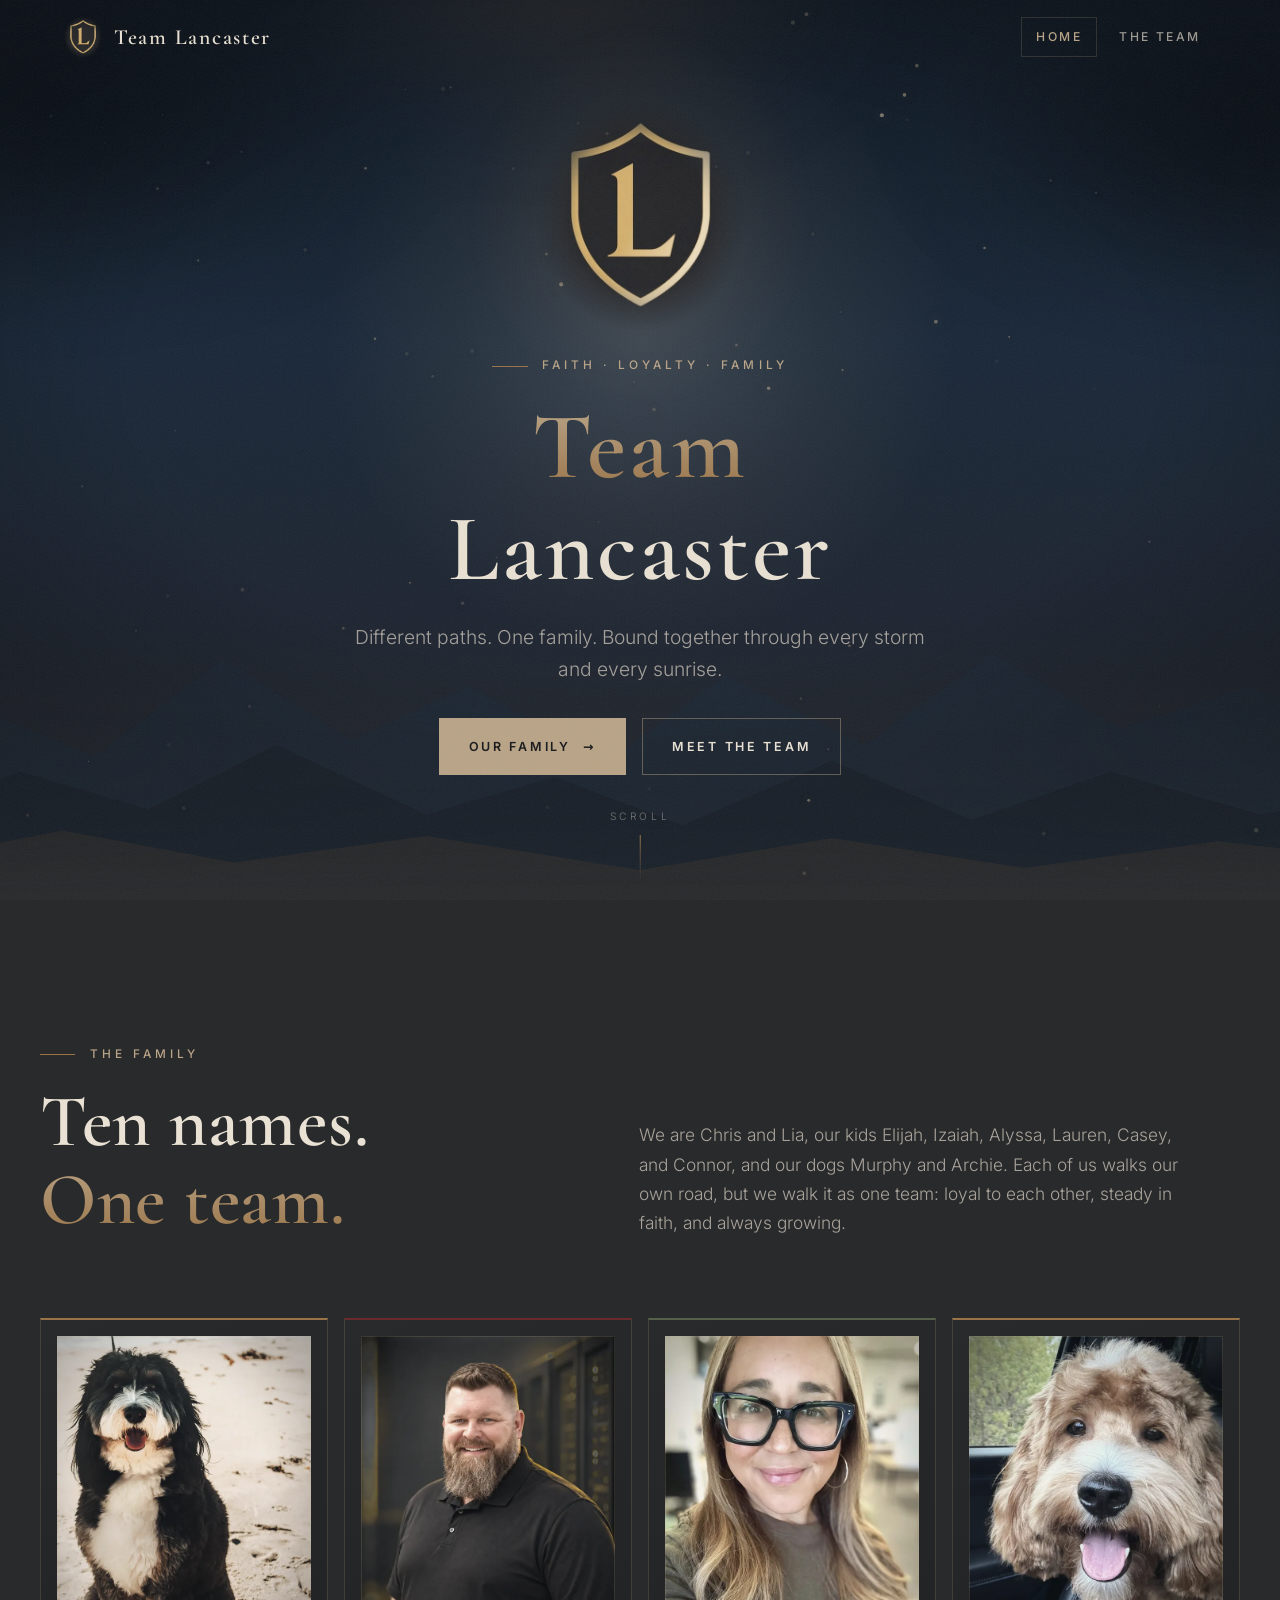
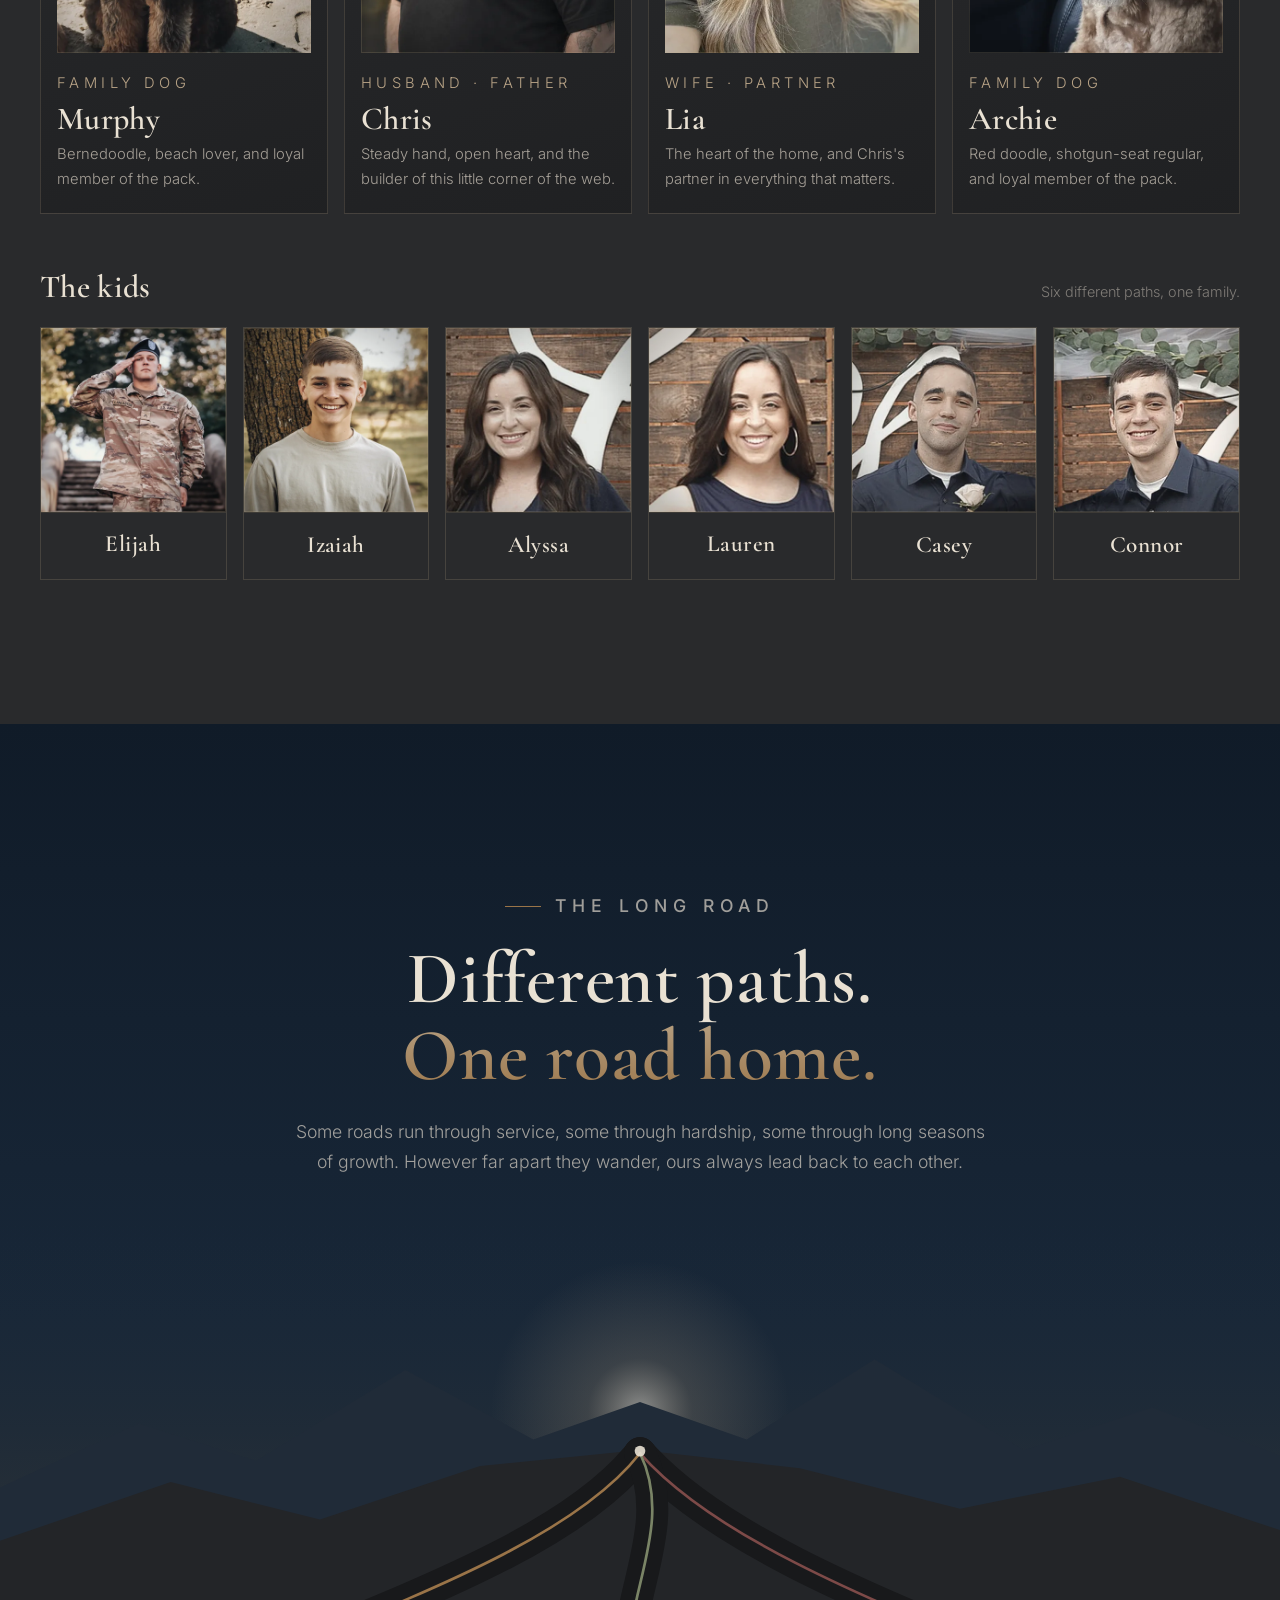
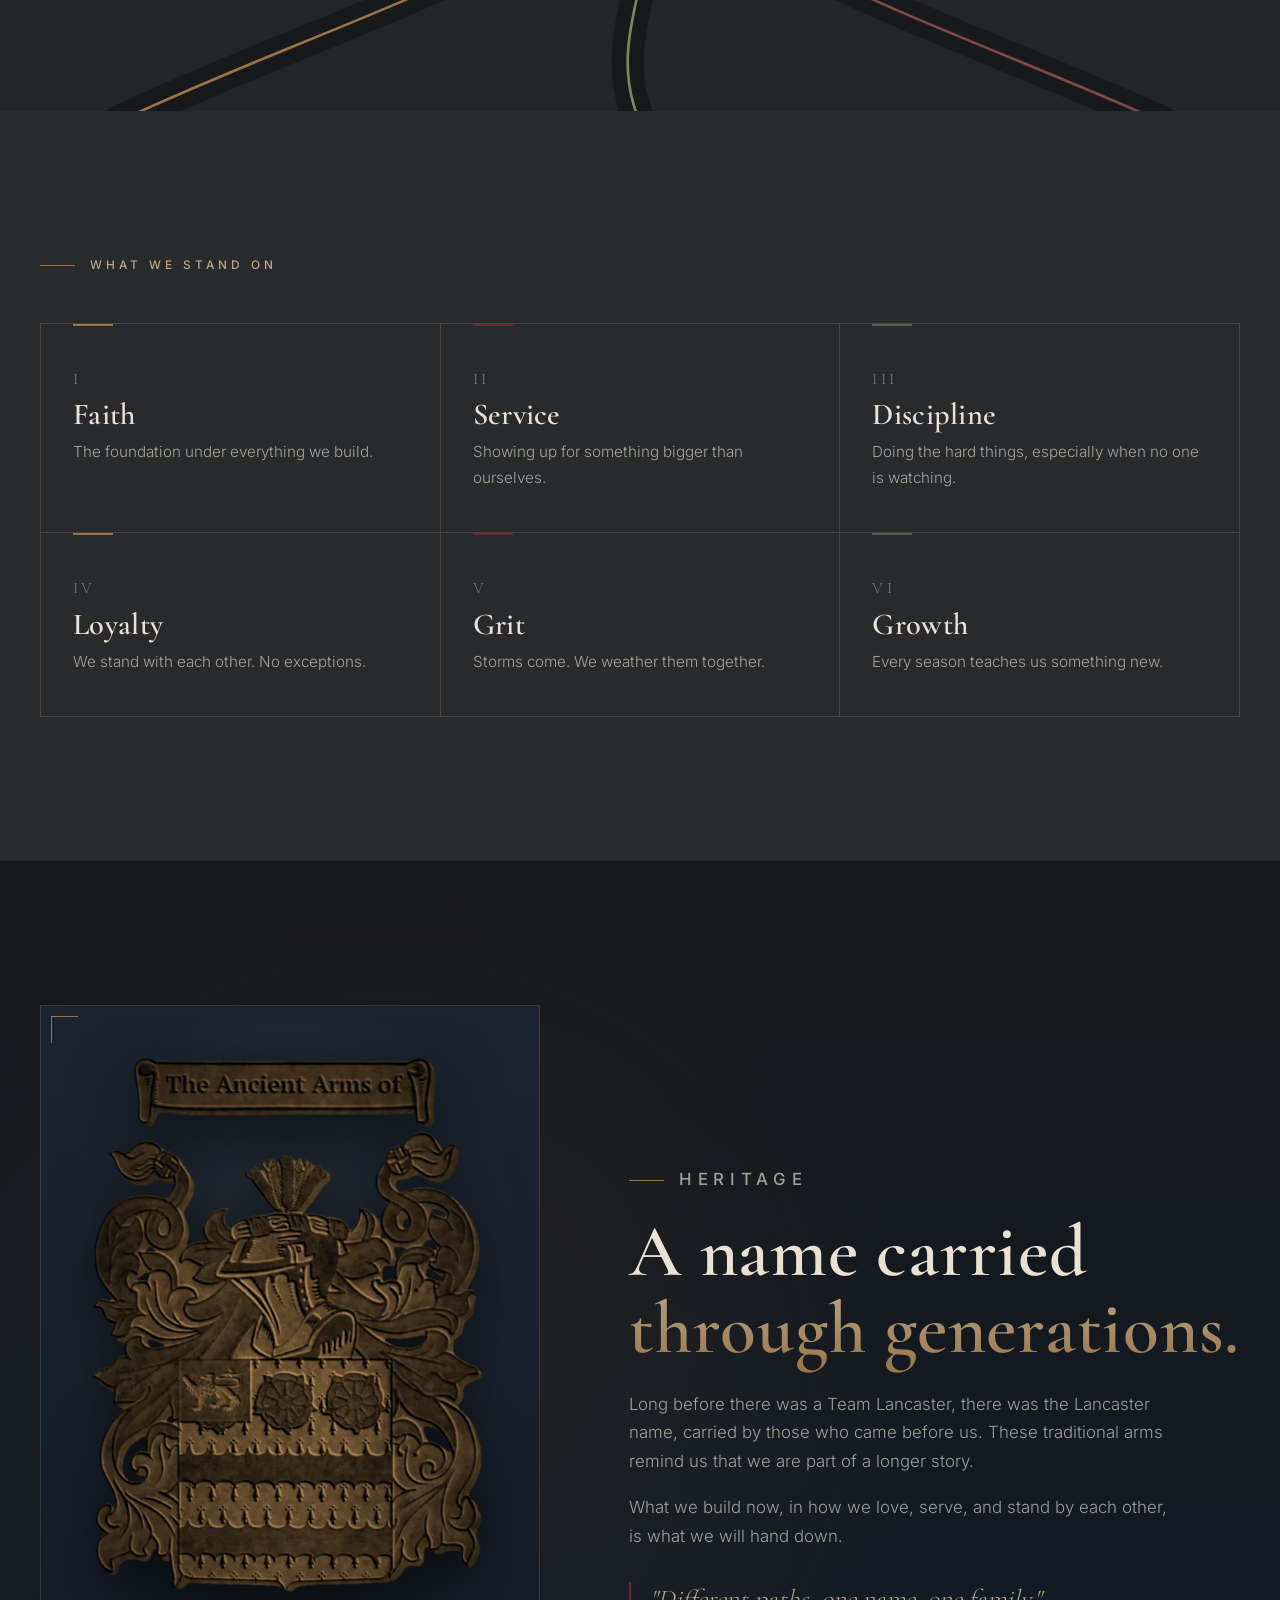
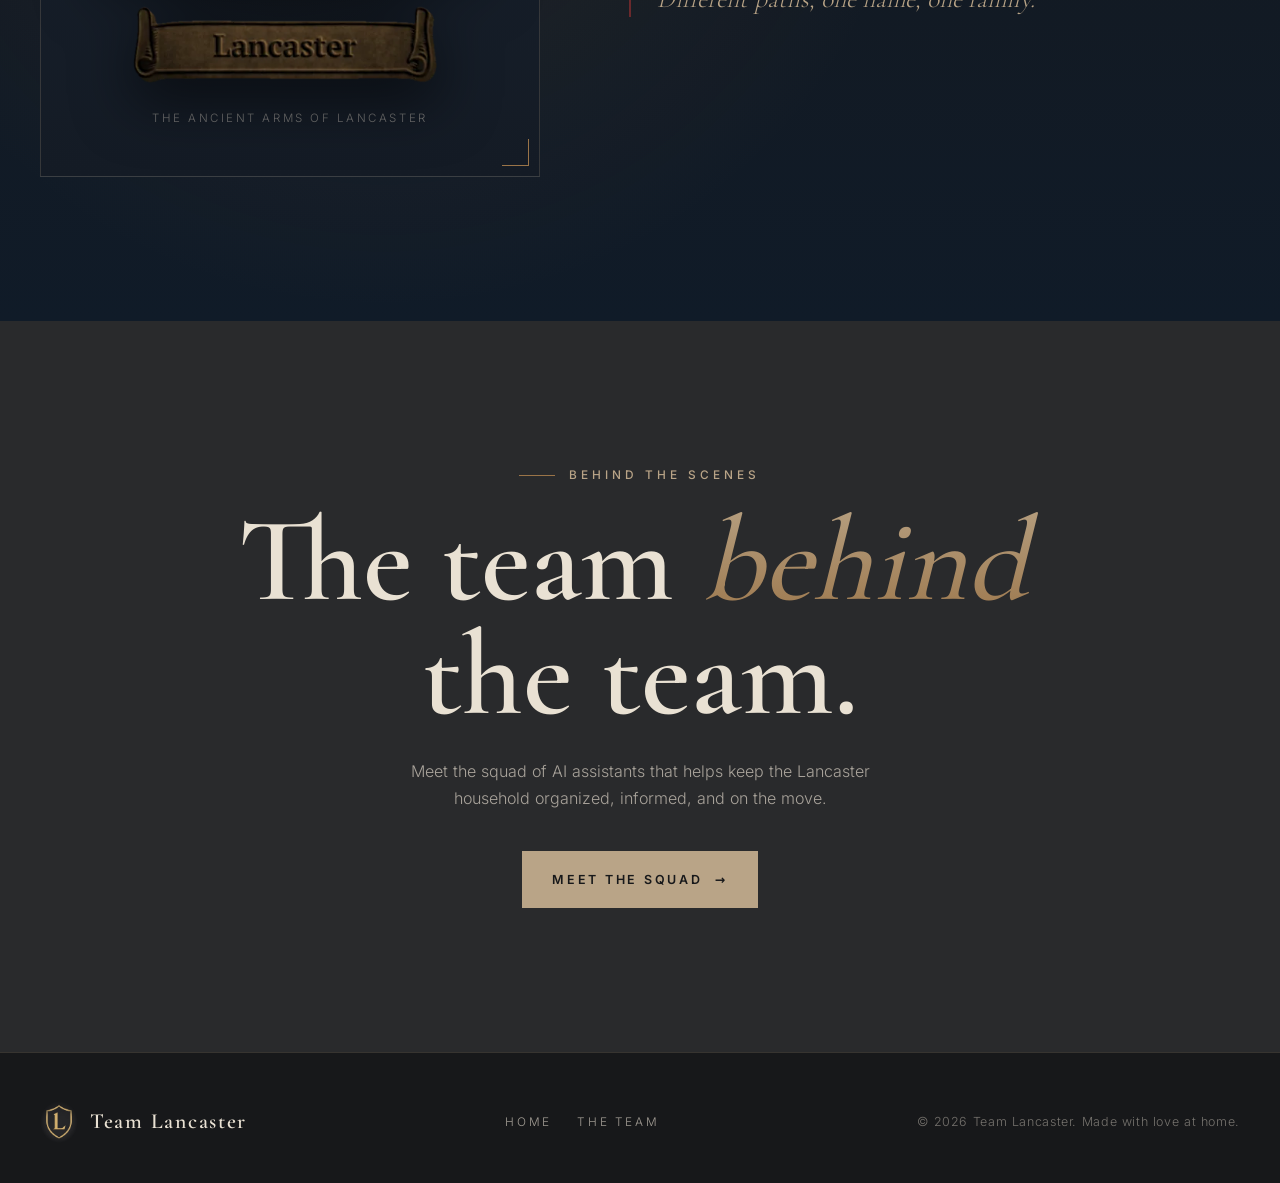
<file: index.html>
<!doctype html>
<html lang="en">
<head>
<meta charset="utf-8">
<meta name="viewport" content="width=device-width, initial-scale=1, viewport-fit=cover">
<title>Team Lancaster</title>
<meta name="description" content="Home of Team Lancaster.">
<meta name="robots" content="noindex, nofollow"><!-- DRAFT: remove before launch -->
<meta name="theme-color" content="#1a1a1c">
<meta property="og:title" content="Team Lancaster">
<meta property="og:description" content="Home of Team Lancaster.">
<meta property="og:image" content="assets/crest.jpg">
<link rel="icon" type="image/png" href="assets/favicon.png">
<link rel="apple-touch-icon" href="assets/apple-touch-icon.png">
<link rel="preload" href="assets/fonts/cormorant.woff2" as="font" type="font/woff2" crossorigin>
<link rel="stylesheet" href="assets/style.css">
<script>document.documentElement.classList.add('js')</script>
</head>
<body>
<a class="skip" href="#main">Skip to content</a>
<header class="site-header">
  <nav class="nav" aria-label="Main">
    <a class="brand" href="index.html" aria-label="Team Lancaster home"><img src="assets/crest-sm.jpg" alt="" width="38" height="42"><span>Team Lancaster</span></a>
    <ul><li><a class="link" href="index.html" aria-current="page">Home</a></li><li><a class="link" href="team.html">The Team</a></li></ul>
  </nav>
</header>
<main id="main">
<section class="hero" aria-label="Welcome">
  <div class="breakthrough" aria-hidden="true"></div>
  <div class="rays" aria-hidden="true"></div>
  <div class="clouds" aria-hidden="true"><i></i><i></i><i></i></div>
  <div class="mountains" aria-hidden="true"><svg viewBox="0 0 1440 320" preserveAspectRatio="xMidYMax slice">
  <path d="M0 210 L120 150 L210 185 L330 95 L450 170 L560 120 L690 190 L800 110 L930 175 L1050 90 L1170 160 L1290 120 L1440 180 V320 H0Z" fill="#1c2836" opacity=".75"/>
  <path d="M0 250 L140 200 L260 235 L380 175 L520 240 L640 205 L760 250 L900 190 L1030 245 L1160 200 L1300 240 L1440 215 V320 H0Z" fill="#1a222c"/>
  <path d="M0 290 L180 255 L340 285 L520 260 L720 292 L900 262 L1080 290 L1260 265 L1440 285 V320 H0Z" fill="#292A2C"/>
</svg></div>
  <canvas data-particles aria-hidden="true"></canvas>
  <div class="vignette" aria-hidden="true"></div>
  <div class="hero-inner" data-parallax>
    <div class="crest-wrap">
      <div class="crest-glow" aria-hidden="true"></div>
      <img class="crest" src="assets/crest.jpg" alt="Team Lancaster gold L crest" width="440" height="484" fetchpriority="high">
      <div class="crest-shine" aria-hidden="true"></div>
    </div>
    <p class="eyebrow kicker">Faith &middot; Loyalty &middot; Family</p>
    <h1><span class="line"><span class="word bronze" style="--i:0">Team</span></span><span class="line"><span class="word" style="--i:1">Lancaster</span></span></h1>
    <p class="lede">Different paths. One family. Bound together through every storm and every sunrise.</p>
    <div class="ctas">
      <a class="btn" href="#family">Our Family <span class="arrow">&rarr;</span></a>
      <a class="btn ghost" href="team.html">Meet the Team</a>
    </div>
  </div>
  <a class="scroll-cue" href="#family" aria-label="Scroll to our family">Scroll<span></span></a>
</section>

<section class="section sec-char" id="family">
  <div class="wrap">
    <div class="split">
      <div class="reveal">
        <p class="eyebrow">The family</p>
        <h2 class="h2" style="margin-top:1.2rem">Ten names.<br><span class="bronze">One team.</span></h2>
      </div>
      <p class="lead-p reveal" style="--d:.15s">We are Chris and Lia, our kids Elijah, Izaiah, Alyssa, Lauren, Casey, and Connor, and our dogs Murphy and Archie. Each of us walks our own road, but we walk it as one team: loyal to each other, steady in faith, and always growing.</p><!-- PLACEHOLDER: family intro paragraph -->
    </div>
    <div class="parents">
      <article class="member dog reveal" style="--d:0.00s">
        <div class="photo"><img src="assets/photos/dog-beach.webp" srcset="assets/photos/dog-beach.webp 1x, assets/photos/dog-beach@2x.webp 2x" alt="Murphy" width="640" height="800" loading="lazy" decoding="async"></div>
        <div>
          <p class="role">Family Dog</p>
          <h3>Murphy</h3>
          <p>Bernedoodle, beach lover, and loyal member of the pack.</p><!-- PLACEHOLDER: Murphy blurb -->
        </div>
      </article>
      <article class="member ox reveal" style="--d:0.08s">
        <div class="photo"><img src="assets/photos/chris.webp" alt="Chris" width="640" height="800" loading="lazy" decoding="async"></div>
        <div>
          <p class="role">Husband &middot; Father</p>
          <h3>Chris</h3>
          <p>Steady hand, open heart, and the builder of this little corner of the web.</p><!-- PLACEHOLDER: Chris blurb -->
        </div>
      </article>
      <article class="member ol reveal" style="--d:0.16s">
        <div class="photo"><img src="assets/photos/lia.webp" srcset="assets/photos/lia.webp 1x, assets/photos/lia@2x.webp 2x" alt="Lia" width="640" height="800" loading="lazy" decoding="async"></div>
        <div>
          <p class="role">Wife &middot; Partner</p>
          <h3>Lia</h3>
          <p>The heart of the home, and Chris's partner in everything that matters.</p><!-- PLACEHOLDER: Lia blurb -->
        </div>
      </article>
      <article class="member dog reveal" style="--d:0.24s">
        <div class="photo"><img src="assets/photos/archie.webp" srcset="assets/photos/archie.webp 1x, assets/photos/archie@2x.webp 2x" alt="Archie" width="640" height="800" loading="lazy" decoding="async"></div>
        <div>
          <p class="role">Family Dog</p>
          <h3>Archie</h3>
          <p>Red doodle, shotgun-seat regular, and loyal member of the pack.</p><!-- PLACEHOLDER: Archie blurb -->
        </div>
      </article>
    </div>
    <div class="kids-head reveal"><h3>The kids</h3><p>Six different paths, one family.</p></div>
    <div class="kids">
      <article class="kid reveal" style="--d:0.00s"><div class="photo"><img src="assets/photos/elijah.webp" srcset="assets/photos/elijah.webp 1x, assets/photos/elijah@2x.webp 2x" alt="Elijah" width="800" height="800" loading="lazy" decoding="async"></div><h4>Elijah</h4></article>
      <article class="kid reveal" style="--d:0.07s"><div class="photo"><img src="assets/photos/izaiah.webp" srcset="assets/photos/izaiah.webp 1x, assets/photos/izaiah@2x.webp 2x" alt="Izaiah" width="800" height="800" loading="lazy" decoding="async"></div><h4>Izaiah</h4></article>
      <article class="kid reveal" style="--d:0.14s"><div class="photo"><img src="assets/photos/alyssa.webp" alt="Alyssa" width="400" height="400" loading="lazy" decoding="async"></div><h4>Alyssa</h4></article>
      <article class="kid reveal" style="--d:0.21s"><div class="photo"><img src="assets/photos/lauren.webp" alt="Lauren" width="400" height="400" loading="lazy" decoding="async"></div><h4>Lauren</h4></article>
      <article class="kid reveal" style="--d:0.28s"><div class="photo"><img src="assets/photos/casey.webp" alt="Casey" width="400" height="400" loading="lazy" decoding="async"></div><h4>Casey</h4></article>
      <article class="kid reveal" style="--d:0.35s"><div class="photo"><img src="assets/photos/connor.webp" alt="Connor" width="400" height="400" loading="lazy" decoding="async"></div><h4>Connor</h4></article>
    </div>
  </div>
</section>

<section class="section sec-navy paths" aria-label="Different paths">
  <div class="wrap reveal">
    <div class="copy">
      <p class="eyebrow">The long road</p>
      <h2 class="h2" style="margin-top:1.2rem">Different paths.<br><span class="bronze">One road home.</span></h2>
      <p>Some roads run through service, some through hardship, some through long seasons of growth. However far apart they wander, ours always lead back to each other.</p><!-- PLACEHOLDER: optional; personalize -->
    </div>
  </div>
  <div class="road-scene reveal"><svg viewBox="0 0 1200 460" preserveAspectRatio="xMidYMax slice" aria-hidden="true">
  <defs>
    <linearGradient id="sky" x1="0" y1="0" x2="0" y2="1"><stop offset="0" stop-color="#182738" stop-opacity="0"/><stop offset=".55" stop-color="#3a3a36" stop-opacity=".35"/><stop offset="1" stop-color="#1f2022" stop-opacity="0"/></linearGradient>
    <radialGradient id="dawn" cx=".5" cy=".42" r=".35"><stop offset="0" stop-color="#E9E1D3" stop-opacity=".55"/><stop offset=".35" stop-color="#B9A487" stop-opacity=".2"/><stop offset="1" stop-color="#B9A487" stop-opacity="0"/></radialGradient>
  </defs>
  <rect width="1200" height="460" fill="url(#sky)"/><rect y="440" width="1200" height="20" fill="#292A2C"/>
  <circle cx="600" cy="210" r="200" fill="url(#dawn)"/>
  <path d="M0 250 L130 190 L240 225 L380 140 L500 205 L600 170 L700 205 L820 130 L960 215 L1080 175 L1200 220 V460 H0Z" fill="#202b38"/>
  <path d="M0 300 L160 245 L300 280 L450 230 L600 215 L750 232 L900 270 L1050 240 L1200 290 V460 H0Z" fill="#232528"/>
  <g class="road">
    <path d="M110 470 C 300 380, 520 320, 600 218" stroke="#18191b" stroke-width="30"/>
    <path d="M1090 470 C 900 385, 690 320, 600 218" stroke="#18191b" stroke-width="30"/>
    <path d="M600 470 C 560 380, 640 300, 600 218" stroke="#18191b" stroke-width="30"/>
    <path class="road-draw" pathLength="1" style="--len:1" d="M110 470 C 300 380, 520 320, 600 218" stroke="#9A7448" stroke-width="2.5" stroke-dasharray="1"/>
    <path class="road-draw" pathLength="1" style="--len:1;transition-delay:.3s" d="M1090 470 C 900 385, 690 320, 600 218" stroke="#7d4a48" stroke-width="2.5" stroke-dasharray="1"/>
    <path class="road-draw" pathLength="1" style="--len:1;transition-delay:.6s" d="M600 470 C 560 380, 640 300, 600 218" stroke="#7a8466" stroke-width="2.5" stroke-dasharray="1"/>
  </g>
  <circle cx="600" cy="216" r="5" fill="#E9E1D3" opacity=".9"/>
</svg></div>
</section>

<section class="section sec-char" aria-label="What we stand on">
  <div class="wrap">
    <p class="eyebrow reveal" style="margin-bottom:3rem">What we stand on</p>
    <div class="values"><!-- PLACEHOLDER: family values; swap for your own -->
      <div class="value reveal"><div class="num">I</div><h3>Faith</h3><p>The foundation under everything we build.</p></div>
      <div class="value reveal" style="--d:.1s"><div class="num">II</div><h3>Service</h3><p>Showing up for something bigger than ourselves.</p></div>
      <div class="value reveal" style="--d:.2s"><div class="num">III</div><h3>Discipline</h3><p>Doing the hard things, especially when no one is watching.</p></div>
      <div class="value reveal"><div class="num">IV</div><h3>Loyalty</h3><p>We stand with each other. No exceptions.</p></div>
      <div class="value reveal" style="--d:.1s"><div class="num">V</div><h3>Grit</h3><p>Storms come. We weather them together.</p></div>
      <div class="value reveal" style="--d:.2s"><div class="num">VI</div><h3>Growth</h3><p>Every season teaches us something new.</p></div>
    </div>
  </div>
</section>

<section class="section heritage" id="heritage" aria-label="Heritage">
  <div class="wrap grid">
    <figure class="arms-frame reveal">
      <picture>
        <source srcset="assets/lancaster-arms.webp" type="image/webp">
        <img src="assets/lancaster-arms.png" alt="The traditional Lancaster coat of arms, rendered in aged bronze" width="520" height="826" loading="lazy">
      </picture>
      <figcaption>The Ancient Arms of Lancaster</figcaption>
    </figure>
    <div class="reveal" style="--d:.15s">
      <p class="eyebrow">Heritage</p>
      <h2 class="h2">A name carried <span class="bronze">through generations.</span></h2>
      <p>Long before there was a Team Lancaster, there was the Lancaster name, carried by those who came before us. These traditional arms remind us that we are part of a longer story.</p>
      <p>What we build now, in how we love, serve, and stand by each other, is what we will hand down.</p><!-- PLACEHOLDER: heritage copy; add family history if desired -->
      <blockquote>"Different paths, one name, one family."</blockquote><!-- PLACEHOLDER: family motto -->
    </div>
  </div>
</section>

<section class="section cta-band sec-char" aria-label="Meet the team">
  <div class="wrap reveal">
    <p class="eyebrow">Behind the scenes</p>
    <p class="big">The team <em class="bronze">behind</em><br>the team.</p>
    <p class="sub">Meet the squad of AI assistants that helps keep the Lancaster household organized, informed, and on the move.</p>
    <a class="btn" href="team.html">Meet the Squad <span class="arrow">&rarr;</span></a>
  </div>
</section>
</main>
<footer class="site-footer">
  <div class="foot">
    <a class="brand" href="index.html"><img src="assets/crest-sm.jpg" alt="" width="38" height="42"><span>Team Lancaster</span></a>
    <nav aria-label="Footer"><a href="index.html">Home</a><a href="team.html">The Team</a></nav>
    <small>&copy; 2026 Team Lancaster. Made with love at home.</small>
  </div>
</footer>
<script src="assets/main.js" defer></script>
</body>
</html>
</file>
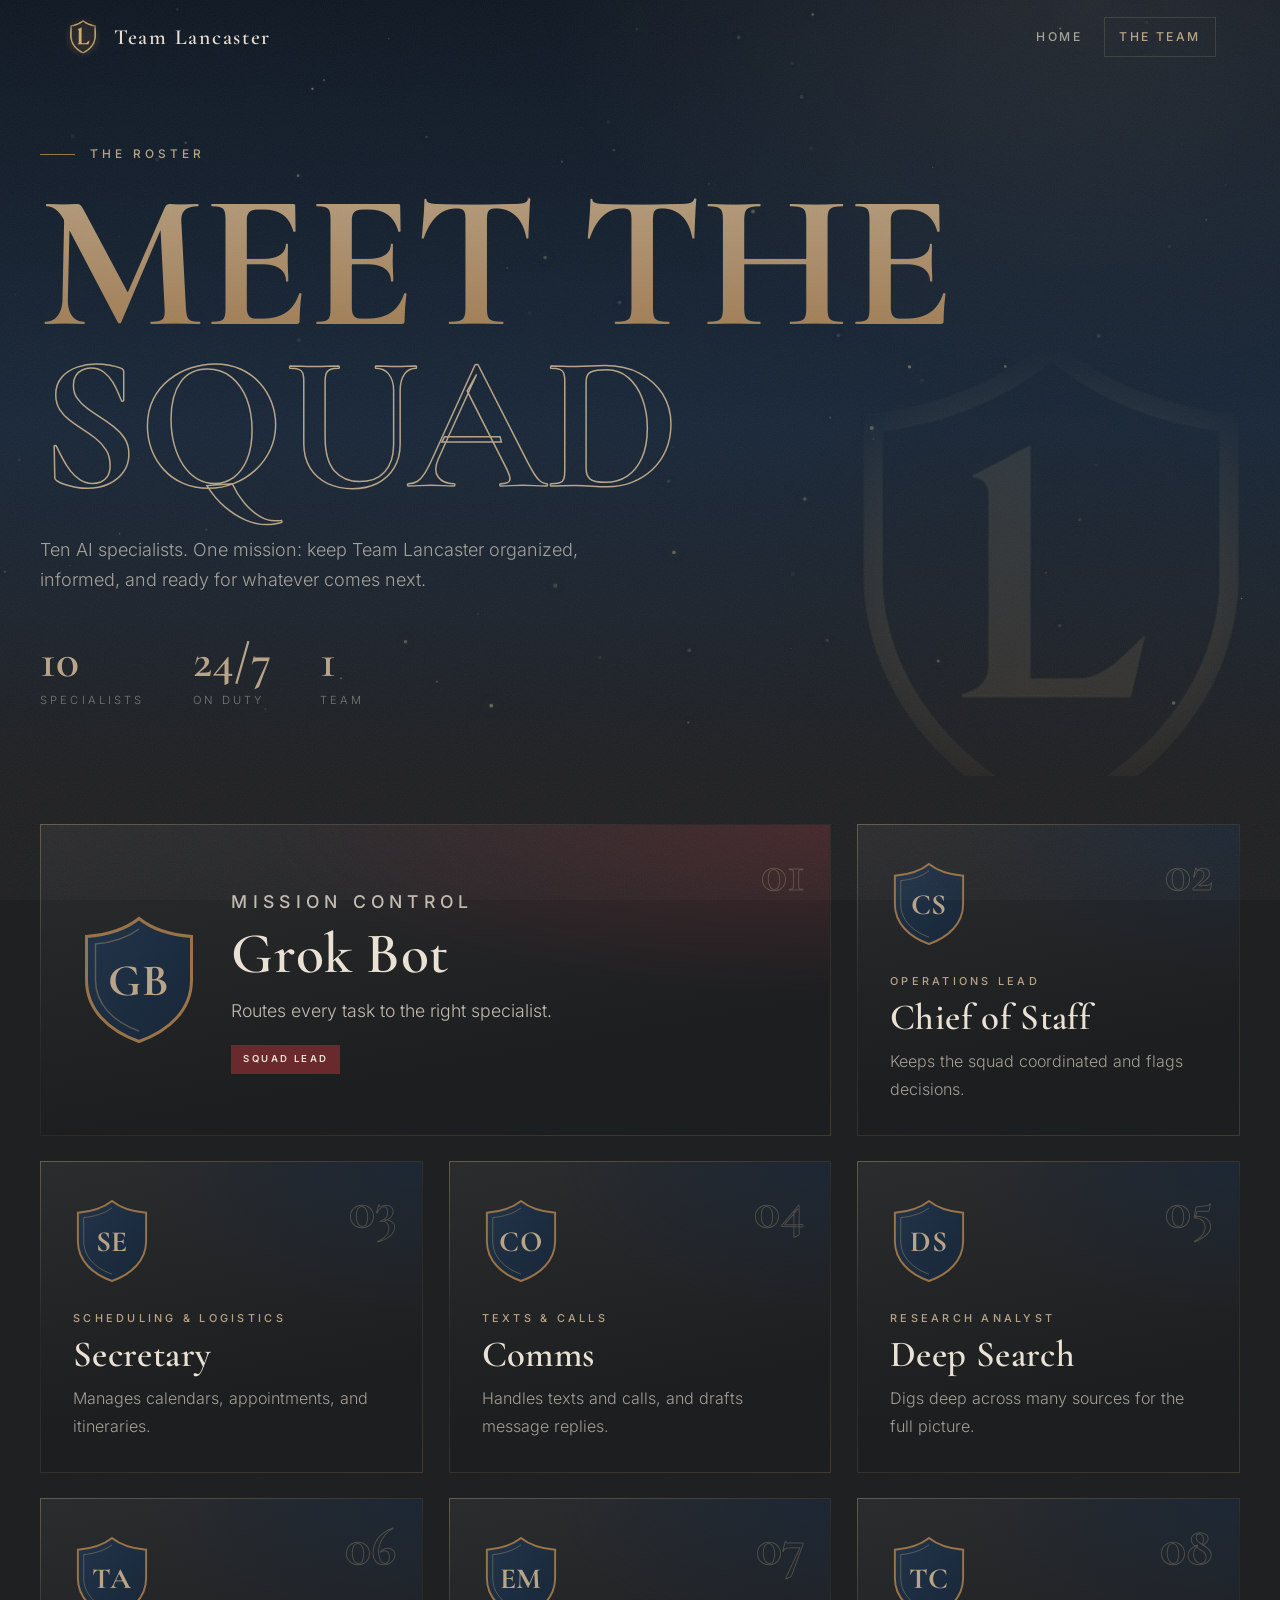
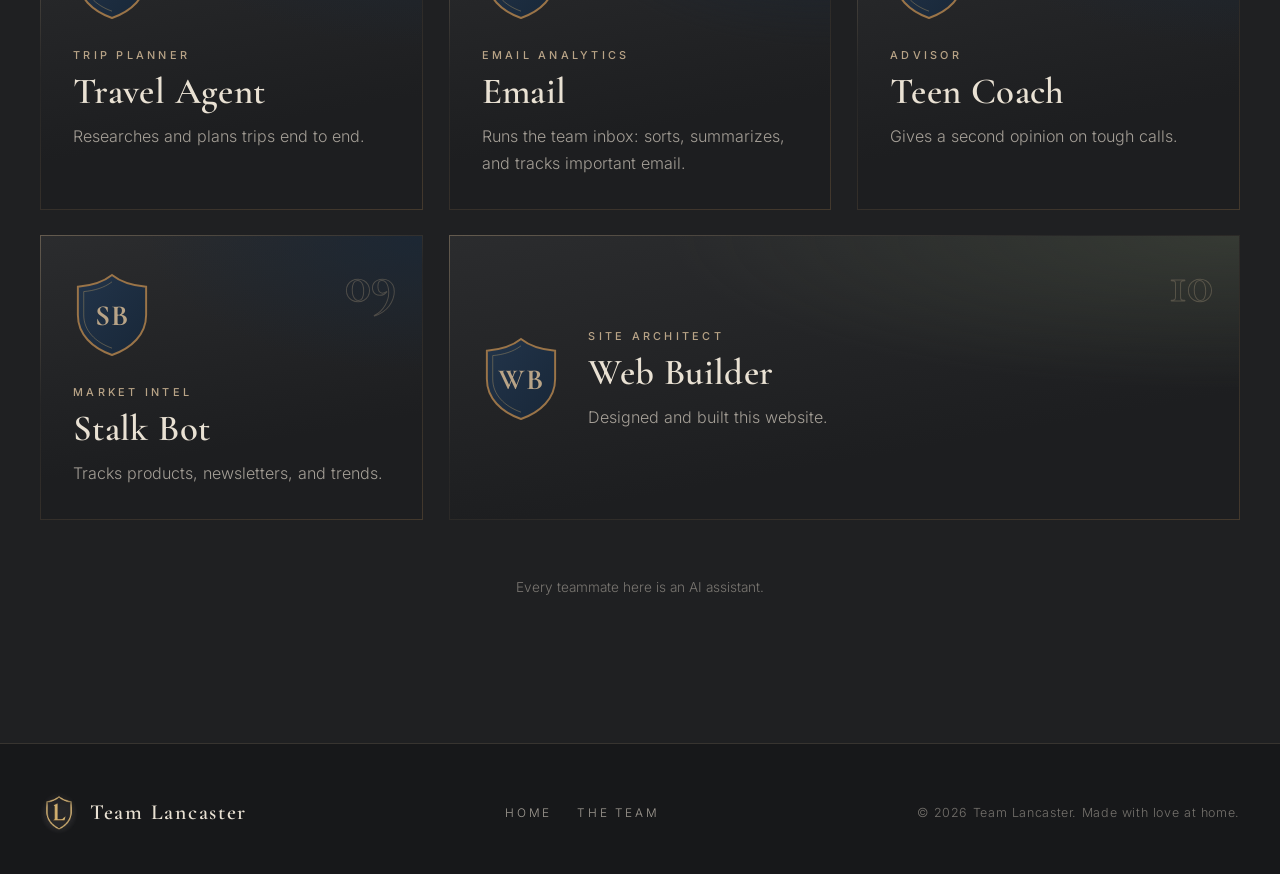
<file: team.html>
<!doctype html>
<html lang="en">
<head>
<meta charset="utf-8">
<meta name="viewport" content="width=device-width, initial-scale=1, viewport-fit=cover">
<title>Meet the Team | Team Lancaster</title>
<meta name="description" content="Meet the squad of AI assistants behind Team Lancaster.">
<meta name="robots" content="noindex, nofollow"><!-- DRAFT: remove before launch -->
<meta name="theme-color" content="#1a1a1c">
<meta property="og:title" content="Meet the Team | Team Lancaster">
<meta property="og:description" content="Meet the squad of AI assistants behind Team Lancaster.">
<meta property="og:image" content="assets/crest.jpg">
<link rel="icon" type="image/png" href="assets/favicon.png">
<link rel="apple-touch-icon" href="assets/apple-touch-icon.png">
<link rel="preload" href="assets/fonts/cormorant.woff2" as="font" type="font/woff2" crossorigin>
<link rel="stylesheet" href="assets/style.css">
<script>document.documentElement.classList.add('js')</script>
</head>
<body>
<a class="skip" href="#main">Skip to content</a>
<header class="site-header">
  <nav class="nav" aria-label="Main">
    <a class="brand" href="index.html" aria-label="Team Lancaster home"><img src="assets/crest-sm.jpg" alt="" width="38" height="42"><span>Team Lancaster</span></a>
    <ul><li><a class="link" href="index.html">Home</a></li><li><a class="link" href="team.html" aria-current="page">The Team</a></li></ul>
  </nav>
</header>
<svg width="0" height="0" style="position:absolute" aria-hidden="true"><defs><linearGradient id="bfill" x1="0" y1="0" x2="1" y2="1"><stop offset="0" stop-color="#22344a"/><stop offset="1" stop-color="#182738"/></linearGradient></defs></svg>
<main id="main">
<section class="team-hero" aria-label="Meet the team">
  <canvas data-particles aria-hidden="true"></canvas>
  <img class="big-crest" src="assets/crest.jpg" alt="" width="440" height="484">
  <div class="wrap">
    <p class="eyebrow reveal">The roster</p>
    <h1 class="roster-title reveal" style="--d:.1s"><span class="bronze">Meet the</span><span class="outline">Squad</span></h1>
    <p class="lede reveal" style="--d:.2s">Ten AI specialists. One mission: keep Team Lancaster organized, informed, and ready for whatever comes next.</p>
    <div class="stats reveal" style="--d:.3s">
      <div class="stat"><b>10</b><span>Specialists</span></div>
      <div class="stat"><b>24/7</b><span>On duty</span></div>
      <div class="stat"><b>1</b><span>Team</span></div>
    </div>
  </div>
</section>
<section class="section" style="padding-top:3rem" aria-label="Team roster">
  <div class="wrap">
  <div class="roster">
    <article class="card reveal lead">
      <div class="card-in">
        <span class="num" aria-hidden="true">01</span>
        <div class="badge" aria-hidden="true"><svg viewBox="0 0 80 88"><path class="shield" d="M40 3 C30 11 18 14 5 15 V44 C5 64 20 78 40 85 C60 78 75 64 75 44 V15 C62 14 50 11 40 3Z"/><path d="M40 10 C32 16 22 19 11 20 V44 C11 60 23 72 40 78" fill="none" stroke="rgba(211,176,111,.35)" stroke-width="1"/><text x="40" y="54" text-anchor="middle">GB</text></svg></div>
        <div>
          <p class="role">Mission Control</p>
          <h3>Grok Bot</h3>
          <p>Routes every task to the right specialist.</p><span class="tag">Squad Lead</span>
        </div>
      </div>
    </article>
    <article class="card reveal" style="--d:0.1s">
      <div class="card-in">
        <span class="num" aria-hidden="true">02</span>
        <div class="badge" aria-hidden="true"><svg viewBox="0 0 80 88"><path class="shield" d="M40 3 C30 11 18 14 5 15 V44 C5 64 20 78 40 85 C60 78 75 64 75 44 V15 C62 14 50 11 40 3Z"/><path d="M40 10 C32 16 22 19 11 20 V44 C11 60 23 72 40 78" fill="none" stroke="rgba(211,176,111,.35)" stroke-width="1"/><text x="40" y="54" text-anchor="middle">CS</text></svg></div>
        <div>
          <p class="role">Operations Lead</p>
          <h3>Chief of Staff</h3>
          <p>Keeps the squad coordinated and flags decisions.</p>
        </div>
      </div>
    </article>
    <article class="card reveal" style="--d:0.2s">
      <div class="card-in">
        <span class="num" aria-hidden="true">03</span>
        <div class="badge" aria-hidden="true"><svg viewBox="0 0 80 88"><path class="shield" d="M40 3 C30 11 18 14 5 15 V44 C5 64 20 78 40 85 C60 78 75 64 75 44 V15 C62 14 50 11 40 3Z"/><path d="M40 10 C32 16 22 19 11 20 V44 C11 60 23 72 40 78" fill="none" stroke="rgba(211,176,111,.35)" stroke-width="1"/><text x="40" y="54" text-anchor="middle">SE</text></svg></div>
        <div>
          <p class="role">Scheduling &amp; Logistics</p>
          <h3>Secretary</h3>
          <p>Manages calendars, appointments, and itineraries.</p>
        </div>
      </div>
    </article>
    <article class="card reveal" style="--d:0.0s">
      <div class="card-in">
        <span class="num" aria-hidden="true">04</span>
        <div class="badge" aria-hidden="true"><svg viewBox="0 0 80 88"><path class="shield" d="M40 3 C30 11 18 14 5 15 V44 C5 64 20 78 40 85 C60 78 75 64 75 44 V15 C62 14 50 11 40 3Z"/><path d="M40 10 C32 16 22 19 11 20 V44 C11 60 23 72 40 78" fill="none" stroke="rgba(211,176,111,.35)" stroke-width="1"/><text x="40" y="54" text-anchor="middle">CO</text></svg></div>
        <div>
          <p class="role">Texts &amp; Calls</p>
          <h3>Comms</h3>
          <p>Handles texts and calls, and drafts message replies.</p>
        </div>
      </div>
    </article>
    <article class="card reveal" style="--d:0.1s">
      <div class="card-in">
        <span class="num" aria-hidden="true">05</span>
        <div class="badge" aria-hidden="true"><svg viewBox="0 0 80 88"><path class="shield" d="M40 3 C30 11 18 14 5 15 V44 C5 64 20 78 40 85 C60 78 75 64 75 44 V15 C62 14 50 11 40 3Z"/><path d="M40 10 C32 16 22 19 11 20 V44 C11 60 23 72 40 78" fill="none" stroke="rgba(211,176,111,.35)" stroke-width="1"/><text x="40" y="54" text-anchor="middle">DS</text></svg></div>
        <div>
          <p class="role">Research Analyst</p>
          <h3>Deep Search</h3>
          <p>Digs deep across many sources for the full picture.</p>
        </div>
      </div>
    </article>
    <article class="card reveal" style="--d:0.2s">
      <div class="card-in">
        <span class="num" aria-hidden="true">06</span>
        <div class="badge" aria-hidden="true"><svg viewBox="0 0 80 88"><path class="shield" d="M40 3 C30 11 18 14 5 15 V44 C5 64 20 78 40 85 C60 78 75 64 75 44 V15 C62 14 50 11 40 3Z"/><path d="M40 10 C32 16 22 19 11 20 V44 C11 60 23 72 40 78" fill="none" stroke="rgba(211,176,111,.35)" stroke-width="1"/><text x="40" y="54" text-anchor="middle">TA</text></svg></div>
        <div>
          <p class="role">Trip Planner</p>
          <h3>Travel Agent</h3>
          <p>Researches and plans trips end to end.</p>
        </div>
      </div>
    </article>
    <article class="card reveal" style="--d:0.0s">
      <div class="card-in">
        <span class="num" aria-hidden="true">07</span>
        <div class="badge" aria-hidden="true"><svg viewBox="0 0 80 88"><path class="shield" d="M40 3 C30 11 18 14 5 15 V44 C5 64 20 78 40 85 C60 78 75 64 75 44 V15 C62 14 50 11 40 3Z"/><path d="M40 10 C32 16 22 19 11 20 V44 C11 60 23 72 40 78" fill="none" stroke="rgba(211,176,111,.35)" stroke-width="1"/><text x="40" y="54" text-anchor="middle">EM</text></svg></div>
        <div>
          <p class="role">Email Analytics</p>
          <h3>Email</h3>
          <p>Runs the team inbox: sorts, summarizes, and tracks important email.</p>
        </div>
      </div>
    </article>
    <article class="card reveal" style="--d:0.1s">
      <div class="card-in">
        <span class="num" aria-hidden="true">08</span>
        <div class="badge" aria-hidden="true"><svg viewBox="0 0 80 88"><path class="shield" d="M40 3 C30 11 18 14 5 15 V44 C5 64 20 78 40 85 C60 78 75 64 75 44 V15 C62 14 50 11 40 3Z"/><path d="M40 10 C32 16 22 19 11 20 V44 C11 60 23 72 40 78" fill="none" stroke="rgba(211,176,111,.35)" stroke-width="1"/><text x="40" y="54" text-anchor="middle">TC</text></svg></div>
        <div>
          <p class="role">Advisor</p>
          <h3>Teen Coach</h3>
          <p>Gives a second opinion on tough calls.</p>
        </div>
      </div>
    </article>
    <article class="card reveal" style="--d:0.2s">
      <div class="card-in">
        <span class="num" aria-hidden="true">09</span>
        <div class="badge" aria-hidden="true"><svg viewBox="0 0 80 88"><path class="shield" d="M40 3 C30 11 18 14 5 15 V44 C5 64 20 78 40 85 C60 78 75 64 75 44 V15 C62 14 50 11 40 3Z"/><path d="M40 10 C32 16 22 19 11 20 V44 C11 60 23 72 40 78" fill="none" stroke="rgba(211,176,111,.35)" stroke-width="1"/><text x="40" y="54" text-anchor="middle">SB</text></svg></div>
        <div>
          <p class="role">Market Intel</p>
          <h3>Stalk Bot</h3>
          <p>Tracks products, newsletters, and trends.</p>
        </div>
      </div>
    </article>
    <article class="card reveal wide" style="--d:0.0s">
      <div class="card-in">
        <span class="num" aria-hidden="true">10</span>
        <div class="badge" aria-hidden="true"><svg viewBox="0 0 80 88"><path class="shield" d="M40 3 C30 11 18 14 5 15 V44 C5 64 20 78 40 85 C60 78 75 64 75 44 V15 C62 14 50 11 40 3Z"/><path d="M40 10 C32 16 22 19 11 20 V44 C11 60 23 72 40 78" fill="none" stroke="rgba(211,176,111,.35)" stroke-width="1"/><text x="40" y="54" text-anchor="middle">WB</text></svg></div>
        <div>
          <p class="role">Site Architect</p>
          <h3>Web Builder</h3>
          <p>Designed and built this website.</p>
        </div>
      </div>
    </article>
  </div>
  <p class="note reveal">Every teammate here is an AI assistant.</p>
  </div>
</section>
</main>
<footer class="site-footer">
  <div class="foot">
    <a class="brand" href="index.html"><img src="assets/crest-sm.jpg" alt="" width="38" height="42"><span>Team Lancaster</span></a>
    <nav aria-label="Footer"><a href="index.html">Home</a><a href="team.html">The Team</a></nav>
    <small>&copy; 2026 Team Lancaster. Made with love at home.</small>
  </div>
</footer>
<script src="assets/main.js" defer></script>
</body>
</html>
</file>
<file: assets/style.css>
/* Team Lancaster — draft stylesheet (family palette) */
@font-face{font-family:"Cormorant";src:url(fonts/cormorant.woff2) format("woff2");font-weight:300 700;font-display:swap}
@font-face{font-family:"Inter";src:url(fonts/inter.woff2) format("woff2");font-weight:100 900;font-display:swap}
:root{
  /* family palette */
  --navy:#182738;      /* Heritage Navy */
  --olive:#56604A;     /* Field Olive */
  --oxblood:#6A292C;   /* Oxblood */
  --bronze:#9A7448;    /* Weathered Bronze */
  --sand:#B9A487;      /* Sandstone */
  --charcoal:#292A2C;  /* Charcoal */
  --ivory:#E9E1D3;     /* Warm Ivory */
  /* derived shades */
  --navy-d:#101b28; --char-d:#1f2022; --char-dd:#17181a;
  --crest-gold:#d3b06f; /* sampled from the L crest; used only by the crest image itself */
  --line:rgba(185,164,135,.2);
  --muted:rgba(233,225,211,.66);
  --dim:rgba(233,225,211,.45);
  --serif:"Cormorant",Georgia,"Times New Roman",serif;
  --sans:"Inter",system-ui,-apple-system,"Segoe UI",Roboto,sans-serif;
  --ease:cubic-bezier(.2,.7,.1,1);
}
*{box-sizing:border-box;margin:0;padding:0}
html{scroll-behavior:smooth;-webkit-text-size-adjust:100%}
body{background:var(--char-d);color:var(--ivory);font-family:var(--sans);font-weight:300;line-height:1.7;overflow-x:hidden;-webkit-font-smoothing:antialiased}
img{max-width:100%;display:block}
a{color:inherit}
.skip{position:absolute;left:-999px;top:0;background:var(--sand);color:var(--charcoal);padding:.6rem 1rem;z-index:100}
.skip:focus{left:1rem}
:focus-visible{outline:2px solid var(--sand);outline-offset:3px}
/* weathered film grain */
body::after{content:"";position:fixed;inset:0;pointer-events:none;z-index:60;opacity:.07;
  background-image:url("data:image/svg+xml,%3Csvg xmlns='http://www.w3.org/2000/svg' width='160' height='160'%3E%3Cfilter id='n'%3E%3CfeTurbulence type='fractalNoise' baseFrequency='.9' numOctaves='2'/%3E%3C/filter%3E%3Crect width='100%25' height='100%25' filter='url(%23n)'/%3E%3C/svg%3E")}

/* ---------- header ---------- */
.site-header{position:fixed;inset:0 0 auto;z-index:50;transition:background .4s,border-color .4s;border-bottom:1px solid transparent}
.site-header.scrolled{background:rgba(23,24,26,.82);backdrop-filter:blur(12px);-webkit-backdrop-filter:blur(12px);border-color:var(--line)}
.nav{max-width:1200px;margin:0 auto;padding:1rem 1.5rem;display:flex;align-items:center;justify-content:space-between;gap:1rem}
.brand{display:flex;align-items:center;gap:.75rem;text-decoration:none}
.brand img{width:38px;height:42px;object-fit:cover;-webkit-mask-image:radial-gradient(closest-side,#000 70%,transparent);mask-image:radial-gradient(closest-side,#000 70%,transparent)}
.brand span{font-family:var(--serif);font-weight:600;font-size:1.35rem;letter-spacing:.08em;color:var(--ivory)}
.nav ul{list-style:none;display:flex;gap:.4rem}
.nav a.link{display:inline-block;text-decoration:none;font-size:.76rem;font-weight:500;letter-spacing:.2em;text-transform:uppercase;color:var(--muted);padding:.55rem .9rem;border:1px solid transparent;transition:color .3s,border-color .3s}
.nav a.link:hover{color:var(--sand)}
.nav a.link[aria-current=page]{color:var(--sand);border-color:var(--line)}

/* ---------- shared ---------- */
.eyebrow{font-size:.74rem;font-weight:500;letter-spacing:.34em;text-transform:uppercase;color:var(--sand)}
.eyebrow::before{content:"";display:inline-block;width:2.2rem;height:1px;background:var(--bronze);vertical-align:middle;margin-right:.9rem}
h1,h2,h3{font-family:var(--serif);font-weight:600;line-height:1.05;letter-spacing:.01em}
.bronze{background:linear-gradient(180deg,var(--sand) 0%,var(--bronze) 100%);-webkit-background-clip:text;background-clip:text;color:transparent}
.btn{display:inline-flex;align-items:center;gap:.75rem;text-decoration:none;font-size:.78rem;font-weight:600;letter-spacing:.22em;text-transform:uppercase;padding:1.05rem 1.8rem;color:var(--char-dd);background:var(--sand);border:1px solid var(--sand);transition:transform .4s var(--ease),background .4s,color .4s}
.btn:hover{transform:translateY(-3px);background:var(--ivory)}
.btn.ghost{background:transparent;color:var(--ivory);border-color:rgba(185,164,135,.45)}
.btn.ghost:hover{border-color:var(--sand);color:var(--sand)}
.btn .arrow{transition:transform .4s var(--ease)}
.btn:hover .arrow{transform:translateX(4px)}
.section{position:relative;padding:clamp(5rem,12vw,9rem) 1.5rem}
.wrap{max-width:1200px;margin:0 auto}
.rule{height:1px;background:linear-gradient(90deg,transparent,var(--bronze),transparent);opacity:.5;max-width:1200px;margin:0 auto}
.sec-navy{background:linear-gradient(180deg,var(--navy-d),var(--navy) 50%,var(--navy-d))}
.sec-char{background:var(--charcoal)}
.h2{font-size:clamp(2.6rem,6vw,4.6rem)}
.lead-p{color:var(--muted);font-size:1.08rem;max-width:34rem}

/* reveal on scroll (JS only) */
.js .reveal{opacity:0;transform:translateY(40px);transition:opacity 1.2s var(--ease),transform 1.2s var(--ease);transition-delay:var(--d,0s)}
.js .reveal.in{opacity:1;transform:none}

/* ---------- HERO ---------- */
.hero{position:relative;min-height:100vh;min-height:100svh;display:grid;place-items:center;overflow:hidden;isolation:isolate;
  background:linear-gradient(180deg,#0e1722 0%,var(--navy) 38%,#1d2430 70%,var(--charcoal) 100%)}
.hero canvas{position:absolute;inset:0;width:100%;height:100%;z-index:1}
/* storm clouds */
.clouds{position:absolute;inset:-10% -20% auto;height:75%;z-index:0;pointer-events:none;filter:blur(40px)}
.clouds i{position:absolute;border-radius:50%;background:radial-gradient(closest-side,rgba(8,12,18,.85),transparent);animation:drift 40s ease-in-out infinite alternate}
.clouds i:nth-child(1){width:60vmax;height:30vmax;left:-5%;top:0}
.clouds i:nth-child(2){width:55vmax;height:28vmax;right:-5%;top:5%;animation-duration:48s;animation-delay:-10s}
.clouds i:nth-child(3){width:45vmax;height:22vmax;left:30%;top:-8%;animation-duration:55s;animation-delay:-20s;background:radial-gradient(closest-side,rgba(41,42,44,.9),transparent)}
@keyframes drift{0%{transform:translate(0,0) scale(1)}100%{transform:translate(5vw,2vh) scale(1.1)}}
/* light breaking through */
.breakthrough{position:absolute;left:50%;top:-12%;width:70vmax;height:70vmax;transform:translateX(-50%);z-index:0;pointer-events:none;
  background:radial-gradient(closest-side,rgba(233,225,211,.16),rgba(185,164,135,.08) 40%,transparent 70%);animation:breathe 9s ease-in-out infinite}
@keyframes breathe{0%,100%{opacity:.75}50%{opacity:1}}
.rays{position:absolute;left:50%;top:-5%;width:140vmax;height:140vmax;transform:translateX(-50%);z-index:0;pointer-events:none;opacity:.5;
  background:repeating-conic-gradient(from 160deg at 50% 0%,rgba(233,225,211,.06) 0deg 2deg,transparent 2deg 9deg);
  -webkit-mask-image:radial-gradient(closest-side at 50% 0%,#000,transparent 75%);mask-image:radial-gradient(closest-side at 50% 0%,#000,transparent 75%);
  animation:rays 30s ease-in-out infinite alternate}
@keyframes rays{to{transform:translateX(-50%) rotate(6deg)}}
.mountains{position:absolute;left:0;right:0;bottom:0;z-index:1;pointer-events:none;width:100%;height:38%}
.mountains svg{position:absolute;bottom:0;left:-5%;width:110%;height:100%}
.vignette{position:absolute;inset:0;z-index:2;pointer-events:none;background:radial-gradient(90% 75% at 50% 42%,transparent 45%,rgba(10,12,15,.7) 100%);-webkit-mask-image:linear-gradient(#000 75%,transparent);mask-image:linear-gradient(#000 75%,transparent)}
.hero-inner{position:relative;z-index:3;text-align:center;padding:5.5rem 1.5rem 7rem;will-change:transform}
.crest-wrap{position:relative;width:clamp(130px,min(24vw,23vh),260px);aspect-ratio:440/484;margin:0 auto 1.6rem}
.crest-glow{position:absolute;inset:-35%;border-radius:50%;background:radial-gradient(closest-side,rgba(185,164,135,.22),rgba(154,116,72,.06) 55%,transparent);animation:breathe 6s ease-in-out infinite}
.crest{position:relative;width:100%;height:100%;object-fit:cover;-webkit-mask-image:radial-gradient(closest-side,#000 62%,transparent 100%);mask-image:radial-gradient(closest-side,#000 62%,transparent 100%)}
.crest-shine{position:absolute;inset:0;pointer-events:none;-webkit-mask-image:url(crest-mask.png);mask-image:url(crest-mask.png);-webkit-mask-size:100% 100%;mask-size:100% 100%;
  background:linear-gradient(115deg,transparent 38%,rgba(233,225,211,.75) 50%,transparent 62%);background-size:300% 100%;background-position:120% 0;mix-blend-mode:screen}
.hero h1{font-size:clamp(3rem,min(11vw,10.5vh),8.5rem);font-weight:600;letter-spacing:.03em;line-height:.95}
.hero h1 .line{display:block;overflow:hidden;padding:.06em 0}
.hero h1 .word{display:inline-block}
.hero .kicker{margin-bottom:1.4rem}
.hero .lede{max-width:36rem;margin:1.3rem auto 2rem;font-size:clamp(1rem,2.2vw,1.2rem);color:var(--muted)}
.hero .ctas{display:flex;gap:1rem;justify-content:center;flex-wrap:wrap}
.scroll-cue{position:absolute;bottom:1.2rem;left:50%;transform:translateX(-50%);z-index:3;display:flex;flex-direction:column;align-items:center;gap:.6rem;font-size:.64rem;letter-spacing:.35em;text-transform:uppercase;color:var(--dim);text-decoration:none}
.scroll-cue span{width:1px;height:46px;background:linear-gradient(var(--bronze),transparent);position:relative;overflow:hidden}
.scroll-cue span::after{content:"";position:absolute;left:0;top:-40%;width:1px;height:40%;background:var(--sand);animation:drip 2.4s ease-in-out infinite}
@keyframes drip{to{top:110%}}
/* intro choreography */
.js .hero .crest-wrap{opacity:0;transform:scale(1.3);filter:blur(14px) brightness(1.8)}
.js .hero .word{transform:translateY(110%)}
.js .hero .kicker,.js .hero .lede,.js .hero .ctas{opacity:0;transform:translateY(20px)}
.js .scroll-cue{opacity:0}
.js .play .hero .crest-wrap{animation:crestIn 2s var(--ease) forwards}
.js .play .crest-shine{animation:shine 1.8s 1.5s ease-in-out forwards, shine 1.8s 8s ease-in-out infinite}
.js .play .hero .word{animation:rise 1.2s var(--ease) forwards;animation-delay:calc(1.1s + var(--i)*.14s)}
.js .play .hero .kicker{animation:fadeUp 1s .9s var(--ease) forwards}
.js .play .hero .lede{animation:fadeUp 1s 1.7s var(--ease) forwards}
.js .play .hero .ctas{animation:fadeUp 1s 1.95s var(--ease) forwards}
.js .play .scroll-cue{animation:fadeIn 1s 2.5s forwards}
@keyframes crestIn{0%{opacity:0;transform:scale(1.3);filter:blur(14px) brightness(1.8)}60%{opacity:1;filter:blur(0) brightness(1.2)}100%{opacity:1;transform:scale(1);filter:none}}
@keyframes shine{0%{background-position:120% 0}100%{background-position:-120% 0}}
@keyframes rise{to{transform:none}}
@keyframes fadeUp{to{opacity:1;transform:none}}
@keyframes fadeIn{to{opacity:1}}

/* ---------- family ---------- */
.split{display:grid;grid-template-columns:1fr 1.15fr;gap:clamp(2rem,6vw,6rem);align-items:end;margin-bottom:clamp(3rem,7vw,5rem)}
.photo-ph{position:relative;aspect-ratio:4/5;border:1px dashed rgba(185,164,135,.4);display:grid;place-items:center;text-align:center;
  background:repeating-linear-gradient(135deg,rgba(185,164,135,.035) 0 12px,transparent 12px 24px),linear-gradient(180deg,#24262a,#1c1d20);color:var(--dim);font-size:.66rem;letter-spacing:.26em;text-transform:uppercase}
.photo-ph svg{width:30px;height:30px;stroke:var(--bronze);fill:none;stroke-width:1.4;margin:0 auto .7rem;display:block}
.parents{display:grid;grid-template-columns:1fr 1fr;gap:1.6rem;margin-bottom:1.6rem}
.member{position:relative;display:grid;grid-template-columns:minmax(140px,42%) 1fr;gap:1.8rem;align-items:center;padding:1.4rem;border:1px solid var(--line);background:linear-gradient(160deg,rgba(41,42,44,.95),rgba(31,32,34,.95));transition:border-color .5s,transform .5s var(--ease)}
.member:hover{border-color:rgba(185,164,135,.5);transform:translateY(-4px)}
.member .role{font-size:.68rem;letter-spacing:.3em;text-transform:uppercase;color:var(--sand);margin-bottom:.4rem}
.member h3{font-size:2.4rem;margin-bottom:.6rem}
.member p{color:var(--muted);font-size:.98rem}
.member.ox{border-top:2px solid var(--oxblood)}
.member.ol{border-top:2px solid var(--olive)}
.kids-head{display:flex;align-items:baseline;justify-content:space-between;gap:1rem;margin:3.5rem 0 1.4rem;flex-wrap:wrap}
.kids-head h3{font-size:2rem}
.kids-head p{color:var(--dim);font-size:.9rem}
.kids{display:grid;grid-template-columns:repeat(6,1fr);gap:1rem}
.kid{border:1px solid var(--line);background:var(--charcoal);transition:border-color .4s,transform .4s var(--ease)}
.kid:hover{border-color:rgba(185,164,135,.5);transform:translateY(-4px)}
.kid .photo-ph{aspect-ratio:1;border:0;border-bottom:1px dashed rgba(185,164,135,.3);font-size:.56rem}
.kid .photo-ph svg{width:22px;height:22px}
.kid h4{font-family:var(--serif);font-size:1.45rem;font-weight:600;text-align:center;padding:.8rem .5rem .9rem;letter-spacing:.02em}

/* ---------- paths (road) ---------- */
.paths{overflow:hidden;padding-bottom:0;background:linear-gradient(180deg,var(--navy-d),var(--navy) 60%)}
.paths .copy{text-align:center;max-width:44rem;margin:0 auto}
.paths .copy p{color:var(--muted);font-size:1.1rem;margin-top:1.4rem}
.road-scene{position:relative;margin:3rem -1.5rem 0;height:clamp(260px,38vw,520px);background:linear-gradient(180deg,transparent 60%,#232528 100%)}
.js .road-scene.reveal{transform:none}
.road-scene svg{position:absolute;inset:0;width:100%;height:100%}
.road{fill:none;stroke-linecap:round}
.js .road-draw{stroke-dasharray:var(--len);stroke-dashoffset:var(--len);transition:stroke-dashoffset 3.2s var(--ease)}
.js .in .road-draw{stroke-dashoffset:0}

/* ---------- values ---------- */
.values{display:grid;grid-template-columns:repeat(3,1fr);border-top:1px solid var(--line);border-left:1px solid var(--line)}
.value{padding:2.6rem 2rem;border-right:1px solid var(--line);border-bottom:1px solid var(--line);position:relative}
.value::before{content:"";position:absolute;left:2rem;top:0;width:2.5rem;height:2px;background:var(--bronze)}
.value:nth-child(3n+2)::before{background:var(--oxblood)}
.value:nth-child(3n)::before{background:var(--olive)}
.value .num{font-family:var(--serif);font-size:1rem;letter-spacing:.2em;color:var(--dim)}
.value h3{font-size:1.9rem;margin:.4rem 0 .5rem}
.value p{color:var(--muted);font-size:.95rem}

/* ---------- heritage ---------- */
.heritage{background:radial-gradient(60% 70% at 30% 50%,rgba(154,116,72,.12),transparent 70%),linear-gradient(180deg,var(--char-dd),var(--navy-d))}
.heritage .grid{display:grid;grid-template-columns:.9fr 1.1fr;gap:clamp(2rem,7vw,6rem);align-items:center}
.arms-frame{position:relative;padding:clamp(1.5rem,4vw,3rem);border:1px solid var(--line);background:radial-gradient(70% 60% at 50% 40%,rgba(185,164,135,.10),transparent 70%),linear-gradient(180deg,#1b2532,#141b25)}
.arms-frame::before,.arms-frame::after{content:"";position:absolute;width:26px;height:26px;border:1px solid var(--bronze)}
.arms-frame::before{top:10px;left:10px;border-right:0;border-bottom:0}
.arms-frame::after{bottom:10px;right:10px;border-left:0;border-top:0}
.arms-frame img{width:100%;max-width:400px;margin:0 auto;height:auto;filter:drop-shadow(0 20px 30px rgba(0,0,0,.6))}
.arms-frame figcaption{text-align:center;margin-top:1.2rem;color:var(--dim);font-size:.72rem;letter-spacing:.22em;text-transform:uppercase}
.heritage h2{margin:1.2rem 0 1.4rem}
.heritage p{color:var(--muted);font-size:1.05rem;margin-bottom:1.1rem;max-width:34rem}
.heritage blockquote{font-family:var(--serif);font-style:italic;font-size:1.6rem;line-height:1.35;color:var(--sand);border-left:2px solid var(--oxblood);padding-left:1.2rem;margin-top:2rem;max-width:30rem}

/* ---------- CTA ---------- */
.cta-band{text-align:center;overflow:hidden;isolation:isolate}
.cta-band .big{font-family:var(--serif);font-size:clamp(3rem,10vw,7.5rem);font-weight:600;line-height:.95;margin:1.2rem 0 1.6rem;color:var(--ivory)}
.cta-band .big em{font-style:italic;font-weight:500;padding-right:.12em}
.cta-band p.sub{color:var(--muted);max-width:32rem;margin:0 auto 2.4rem}

/* ---------- footer ---------- */
.site-footer{border-top:1px solid var(--line);padding:3rem 1.5rem 2.5rem;background:var(--char-dd)}
.foot{max-width:1200px;margin:0 auto;display:flex;align-items:center;justify-content:space-between;gap:1.5rem;flex-wrap:wrap}
.foot nav{display:flex;gap:1.6rem}
.foot nav a{text-decoration:none;font-size:.74rem;letter-spacing:.22em;text-transform:uppercase;color:var(--muted)}
.foot nav a:hover{color:var(--sand)}
.foot small{color:var(--dim);font-size:.78rem;letter-spacing:.05em}

/* ---------- TEAM PAGE ---------- */
.team-hero{position:relative;min-height:78vh;display:flex;align-items:flex-end;padding:9rem 1.5rem 4rem;overflow:hidden;isolation:isolate;
  background:radial-gradient(70% 80% at 85% 0%,rgba(185,164,135,.12),transparent 60%),linear-gradient(180deg,#0e1722,var(--navy) 55%,var(--char-d))}
.team-hero canvas{position:absolute;inset:0;width:100%;height:100%;z-index:-1}
.team-hero .wrap{width:100%}
.roster-title{font-size:clamp(4rem,15vw,12.5rem);font-weight:700;line-height:.84;letter-spacing:-.005em;text-transform:uppercase;margin:1.2rem 0 1.8rem}
.roster-title .outline{color:transparent;-webkit-text-stroke:1.5px var(--sand);display:block}
.team-hero .lede{max-width:36rem;color:var(--muted);font-size:1.12rem}
.team-hero .stats{display:flex;gap:3rem;margin-top:2.6rem;flex-wrap:wrap}
.stat b{display:block;font-family:var(--serif);font-size:3rem;line-height:1;color:var(--sand);font-weight:600}
.stat span{font-size:.7rem;letter-spacing:.28em;text-transform:uppercase;color:var(--dim)}
.big-crest{position:absolute;right:-4vw;bottom:-6vh;width:min(48vw,560px);aspect-ratio:440/484;opacity:.12;z-index:-1;object-fit:cover;-webkit-mask-image:radial-gradient(closest-side,#000 55%,transparent);mask-image:radial-gradient(closest-side,#000 55%,transparent)}
.roster{display:grid;grid-template-columns:repeat(3,1fr);gap:1.6rem;perspective:1200px}
.card{position:relative;padding:1px;background:linear-gradient(160deg,rgba(185,164,135,.45),rgba(185,164,135,.05) 40%,rgba(154,116,72,.3));transform-style:preserve-3d;transition:transform .5s var(--ease),box-shadow .5s var(--ease);--rx:0deg;--ry:0deg;--mx:50%;--my:50%}
.card.lead,.card.wide{grid-column:span 2}
.card-in{position:relative;height:100%;padding:2.2rem 2rem 2rem;overflow:hidden;background:radial-gradient(120% 80% at 100% 0%,rgba(24,39,56,.7),transparent 60%),linear-gradient(170deg,#2b2c2e,#1d1e20 70%)}
.card.lead .card-in{background:radial-gradient(120% 90% at 100% 0%,rgba(106,41,44,.45),transparent 60%),linear-gradient(170deg,#2b2c2e,#1d1e20 70%)}
.card.wide .card-in{background:radial-gradient(120% 90% at 100% 0%,rgba(86,96,74,.35),transparent 60%),linear-gradient(170deg,#2b2c2e,#1d1e20 70%)}
.card-in::before{content:"";position:absolute;inset:0;background:radial-gradient(380px circle at var(--mx) var(--my),rgba(185,164,135,.16),transparent 45%);opacity:0;transition:opacity .4s}
.card-in::after{content:"";position:absolute;inset:-50%;background:linear-gradient(115deg,transparent 42%,rgba(233,225,211,.08) 50%,transparent 58%);transform:translateX(-60%);transition:transform 1s var(--ease)}
.card:hover{box-shadow:0 30px 70px -25px rgba(0,0,0,.9),0 0 0 1px rgba(185,164,135,.6),0 0 40px -8px rgba(154,116,72,.55)}
.card:hover .card-in::before{opacity:1}
.card:hover .card-in::after{transform:translateX(60%)}
.card .num{position:absolute;top:1.3rem;right:1.6rem;font-family:var(--serif);font-size:3.4rem;font-weight:700;line-height:1;color:transparent;-webkit-text-stroke:1px rgba(185,164,135,.3);transition:-webkit-text-stroke-color .4s}
.card:hover .num{-webkit-text-stroke-color:var(--sand)}
.badge{position:relative;width:78px;height:86px;margin-bottom:1.6rem;transform:translateZ(40px);transition:transform .5s var(--ease)}
.badge svg{width:100%;height:100%;overflow:visible}
.badge .shield{fill:url(#bfill);stroke:var(--bronze);stroke-width:2}
.badge text{font-family:var(--serif);font-weight:700;fill:var(--sand);font-size:30px;letter-spacing:.02em}
.card:hover .badge{transform:translateZ(40px) scale(1.08)}
.card:hover .badge .shield{stroke:var(--sand);filter:drop-shadow(0 0 8px rgba(154,116,72,.7))}
.card .role{font-size:.68rem;font-weight:500;letter-spacing:.3em;text-transform:uppercase;color:var(--sand);margin-bottom:.5rem}
.card h3{font-size:2.3rem;margin-bottom:.7rem}
.card p{color:var(--muted);font-size:1rem;max-width:30rem}
.card.lead .card-in{display:grid;grid-template-columns:auto 1fr;gap:0 2rem;align-items:center;padding:2.6rem 2.4rem}
.card.lead .badge{width:120px;height:132px;margin:0}
.card.lead h3{font-size:clamp(2.6rem,4.5vw,3.6rem)}
.card.lead p{font-size:1.1rem;color:var(--ivory);opacity:.8}
.tag{display:inline-block;margin-top:1.2rem;font-size:.6rem;letter-spacing:.25em;text-transform:uppercase;color:var(--ivory);background:var(--oxblood);padding:.38rem .75rem;font-weight:600}
.js .card.reveal{transform:translateY(60px) scale(.96)}
.js .card.reveal.in{transform:none}
.js .card.reveal.in:hover,.card:hover{transform:translateY(-10px) rotateX(var(--rx)) rotateY(var(--ry))}
.note{text-align:center;color:var(--dim);font-size:.85rem;margin-top:3.5rem}
@media (min-width:721px){.card.wide .card-in{display:grid;grid-template-columns:auto 1fr;gap:0 1.8rem;align-items:center}.card.wide .badge{margin:0}}

/* ---------- responsive ---------- */
@media (max-width:1000px){
  .roster{grid-template-columns:repeat(2,1fr)}
  .split,.heritage .grid{grid-template-columns:1fr}
  .parents{grid-template-columns:1fr}
  .kids{grid-template-columns:repeat(3,1fr)}
  .arms-frame{max-width:460px;margin:0 auto}
}
@media (max-width:720px){
  .nav{padding:.85rem 1.1rem}
  .brand span{font-size:1.15rem}
  .brand img{width:32px;height:36px}
  .nav a.link{padding:.5rem .6rem;font-size:.66rem;letter-spacing:.14em}
  .hero h1{font-size:clamp(3rem,16.5vw,5.2rem)}
  .crest-wrap{width:44vw}
  .member{grid-template-columns:1fr;gap:1.2rem}
  .member .photo-ph{aspect-ratio:4/3}
  .kids{grid-template-columns:repeat(2,1fr)}
  .values{grid-template-columns:1fr}
  .roster{grid-template-columns:1fr}
  .card.lead,.card.wide{grid-column:auto}
  .card.lead .card-in{grid-template-columns:1fr;padding:2.2rem 2rem 2rem}
  .card.lead .badge{width:90px;height:99px;margin-bottom:1.4rem}
  .team-hero{min-height:auto;padding-top:8rem}
  .team-hero .stats{gap:2rem}
  .big-crest{width:80vw;right:-20vw;top:5rem;bottom:auto}
  .foot{flex-direction:column;text-align:center}
}
@media (max-width:360px){.brand span{display:none}}
@media (max-height:640px){.scroll-cue{display:none}}

/* ---------- reduced motion ---------- */
@media (prefers-reduced-motion:reduce){
  *,*::before,*::after{animation:none!important;transition:none!important;scroll-behavior:auto!important}
  .js .reveal,.js .hero .crest-wrap,.js .hero .word,.js .hero .kicker,.js .hero .lede,.js .hero .ctas,.js .scroll-cue{opacity:1!important;transform:none!important;filter:none!important}
  .js .scroll-cue{transform:translateX(-50%)!important}
  .js .road-draw{stroke-dashoffset:0!important}
}

/* ---------- family photos (top row: Murphy, Chris, Lia, Archie) ---------- */
.photo{position:relative;overflow:hidden;background:#1f2022}
.photo img{display:block;width:100%;height:100%;object-fit:cover;transition:transform .8s var(--ease)}
.member .photo{aspect-ratio:4/5}
.kid .photo{aspect-ratio:1;border-bottom:1px solid var(--line)}
.member:hover .photo img,.kid:hover .photo img{transform:scale(1.03)}
.photo::after{content:"";position:absolute;inset:0;box-shadow:inset 0 0 0 1px rgba(185,164,135,.18);pointer-events:none}
.parents{grid-template-columns:repeat(4,1fr);gap:1rem}
.parents .member{grid-template-columns:1fr;gap:1.1rem;align-items:start;align-content:start;padding:1rem 1rem 1.3rem}
.parents .member h3{font-size:2rem;margin-bottom:.4rem}
.parents .member p{font-size:.92rem}
.member.dog{border-top:2px solid var(--bronze)}
@media (max-width:1000px){.parents{grid-template-columns:repeat(2,1fr)}}
@media (max-width:720px){
  .parents{gap:.75rem}
  .parents .member{padding:.65rem .65rem 1rem;gap:.8rem}
  .parents .member h3{font-size:1.55rem}
  .parents .member .role{font-size:.56rem;letter-spacing:.2em}
  .parents .member p{font-size:.84rem;line-height:1.45}
}
</file>
